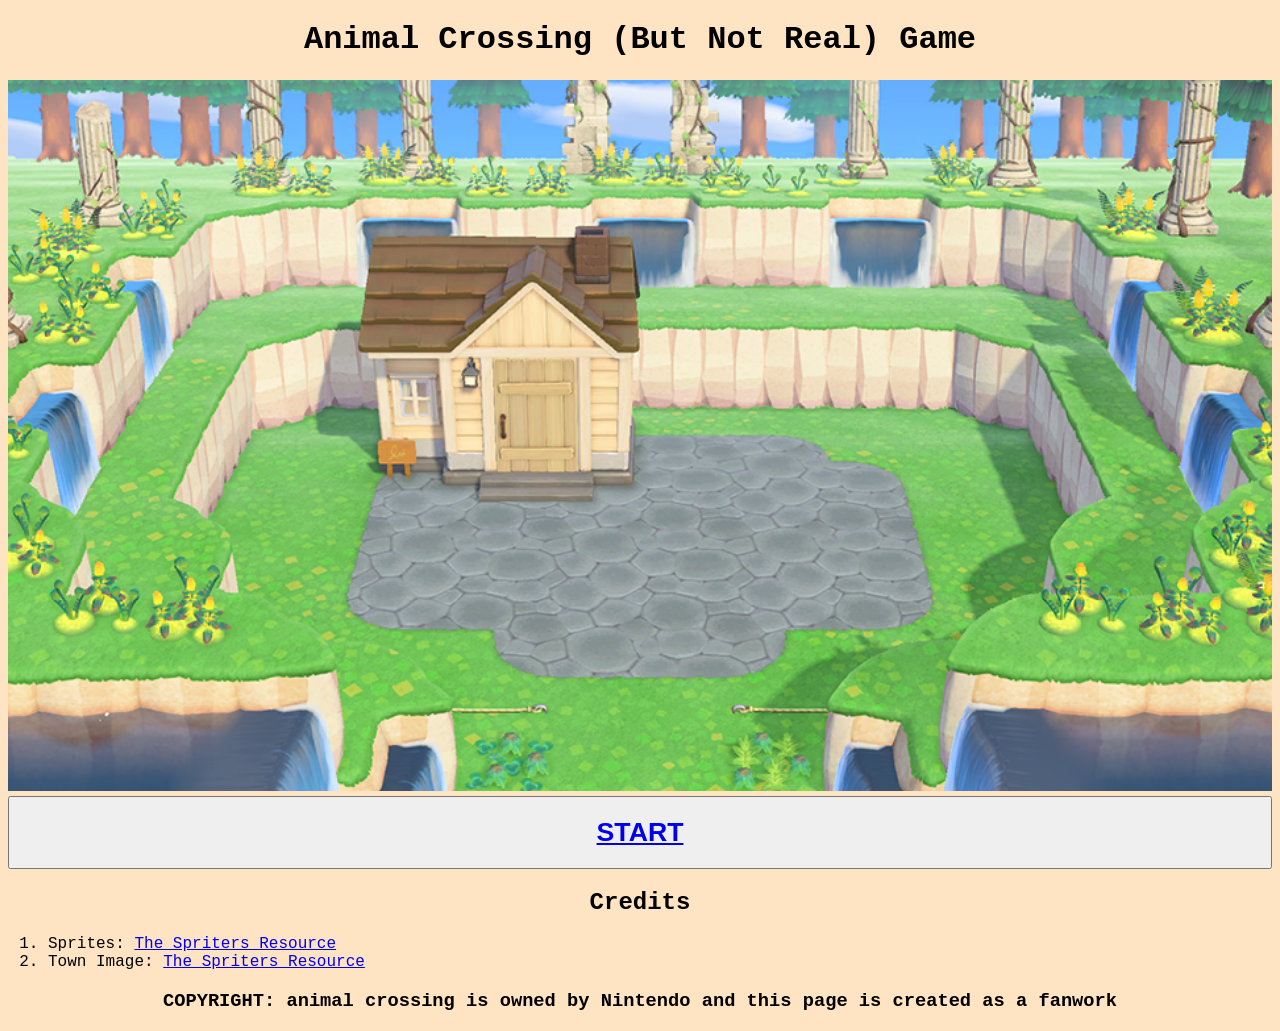
<file: Week2/myFirstGame/index.html>
<!DOCTYPE html>

<html>
    <head>
        <title>OUR FIRST GAME</title>
    </head>
    <body style="background-color: bisque; font-family: 'Courier New', Courier, monospace;">
        <h1 style="text-align: center; font-family: 'Courier New', Courier, monospace;">Animal Crossing (But Not Real) Game</h1>
        <img src="./assests/town.png" aria-label="an image of town from animal crossing" style="width: 100%"></img>
        <button class="start-button" style="width: 100%;"><h1 style="text-align: center;"><a href="./game.html">START</a></h1></button>

        <section id="credits">
            <h2 style="text-align: center;">Credits</h2>
            <ol>
                <li>Sprites: <a href="https://www.spriters-resource.com/nintendo_switch/animalcrossingnewhorizons/">The Spriters Resource</a></li> 
                <li>Town Image: <a href="https://www.spriters-resource.com/nintendo_switch/animalcrossingnewhorizons/">The Spriters Resource</a></li>
            </ol>
        </section>

        <h3 style="text-align: center; font-family: 'Courier New', Courier, monospace;">COPYRIGHT: animal crossing is owned by Nintendo and this page is created as a fanwork</h3>
        

    </body>
</html>
</file>
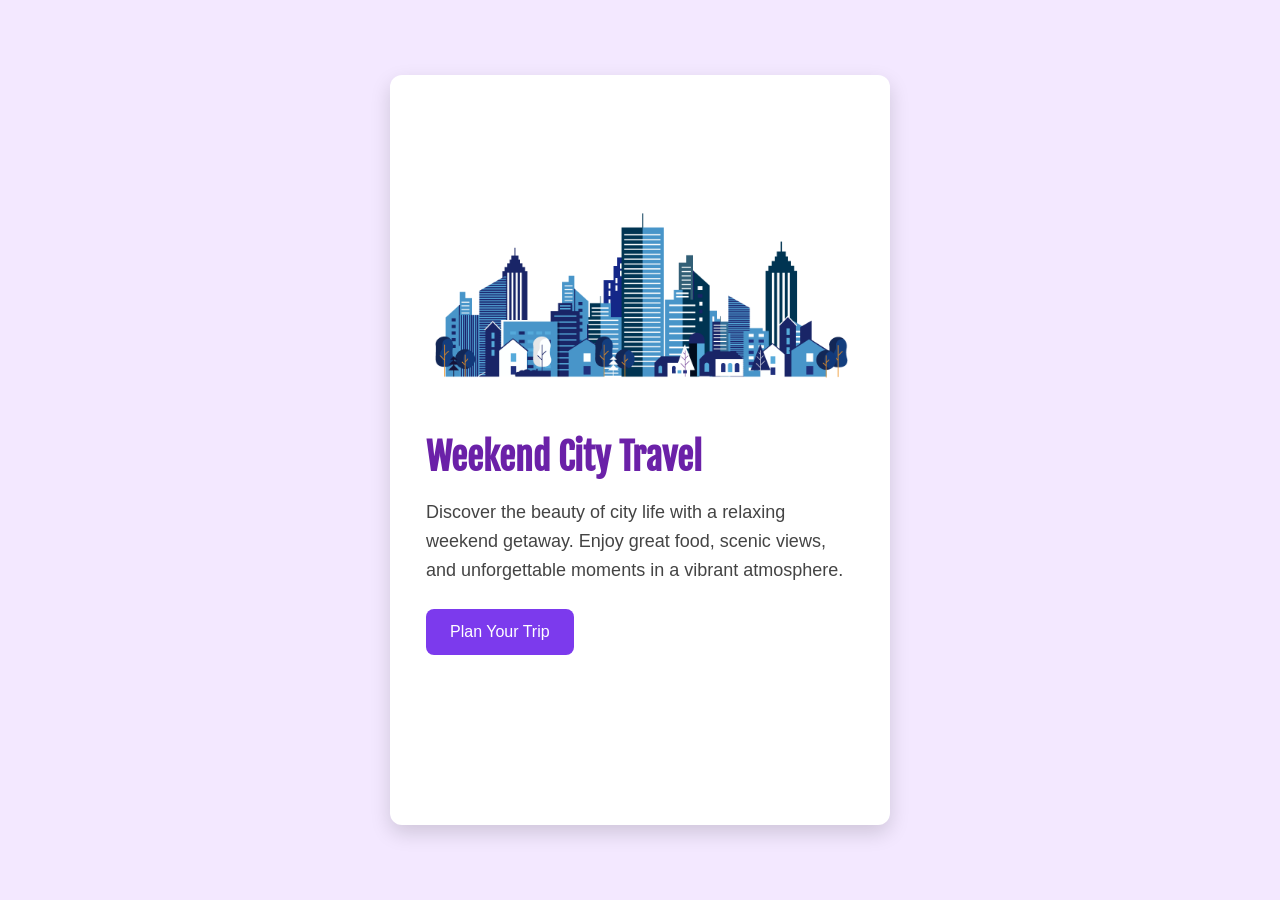
<file: Week3/Travel/index.html>
<!DOCTYPE html>
<html lang="en">
<head>
  <meta charset="UTF-8" />
  <meta name="viewport" content="width=device-width, initial-scale=1.0" />
  <title>Weekend City Travel</title>

  <link rel="stylesheet" href="styles.css" />
  <link href="https://fonts.googleapis.com/css2?family=Fjalla+One&display=swap" rel="stylesheet">
</head>

<body>

  <div class="card">
    <img src="./assets/city.png" alt="City View">

    <h1>Weekend City Travel</h1>

    <p>
      Discover the beauty of city life with a relaxing weekend getaway.
      Enjoy great food, scenic views, and unforgettable moments in a vibrant atmosphere.
    </p>

    <a href="https://www.tripadvisor.com/" target="_blank">
      <button>Plan Your Trip</button>
    </a>
  </div>

</body>
</html>
</file>
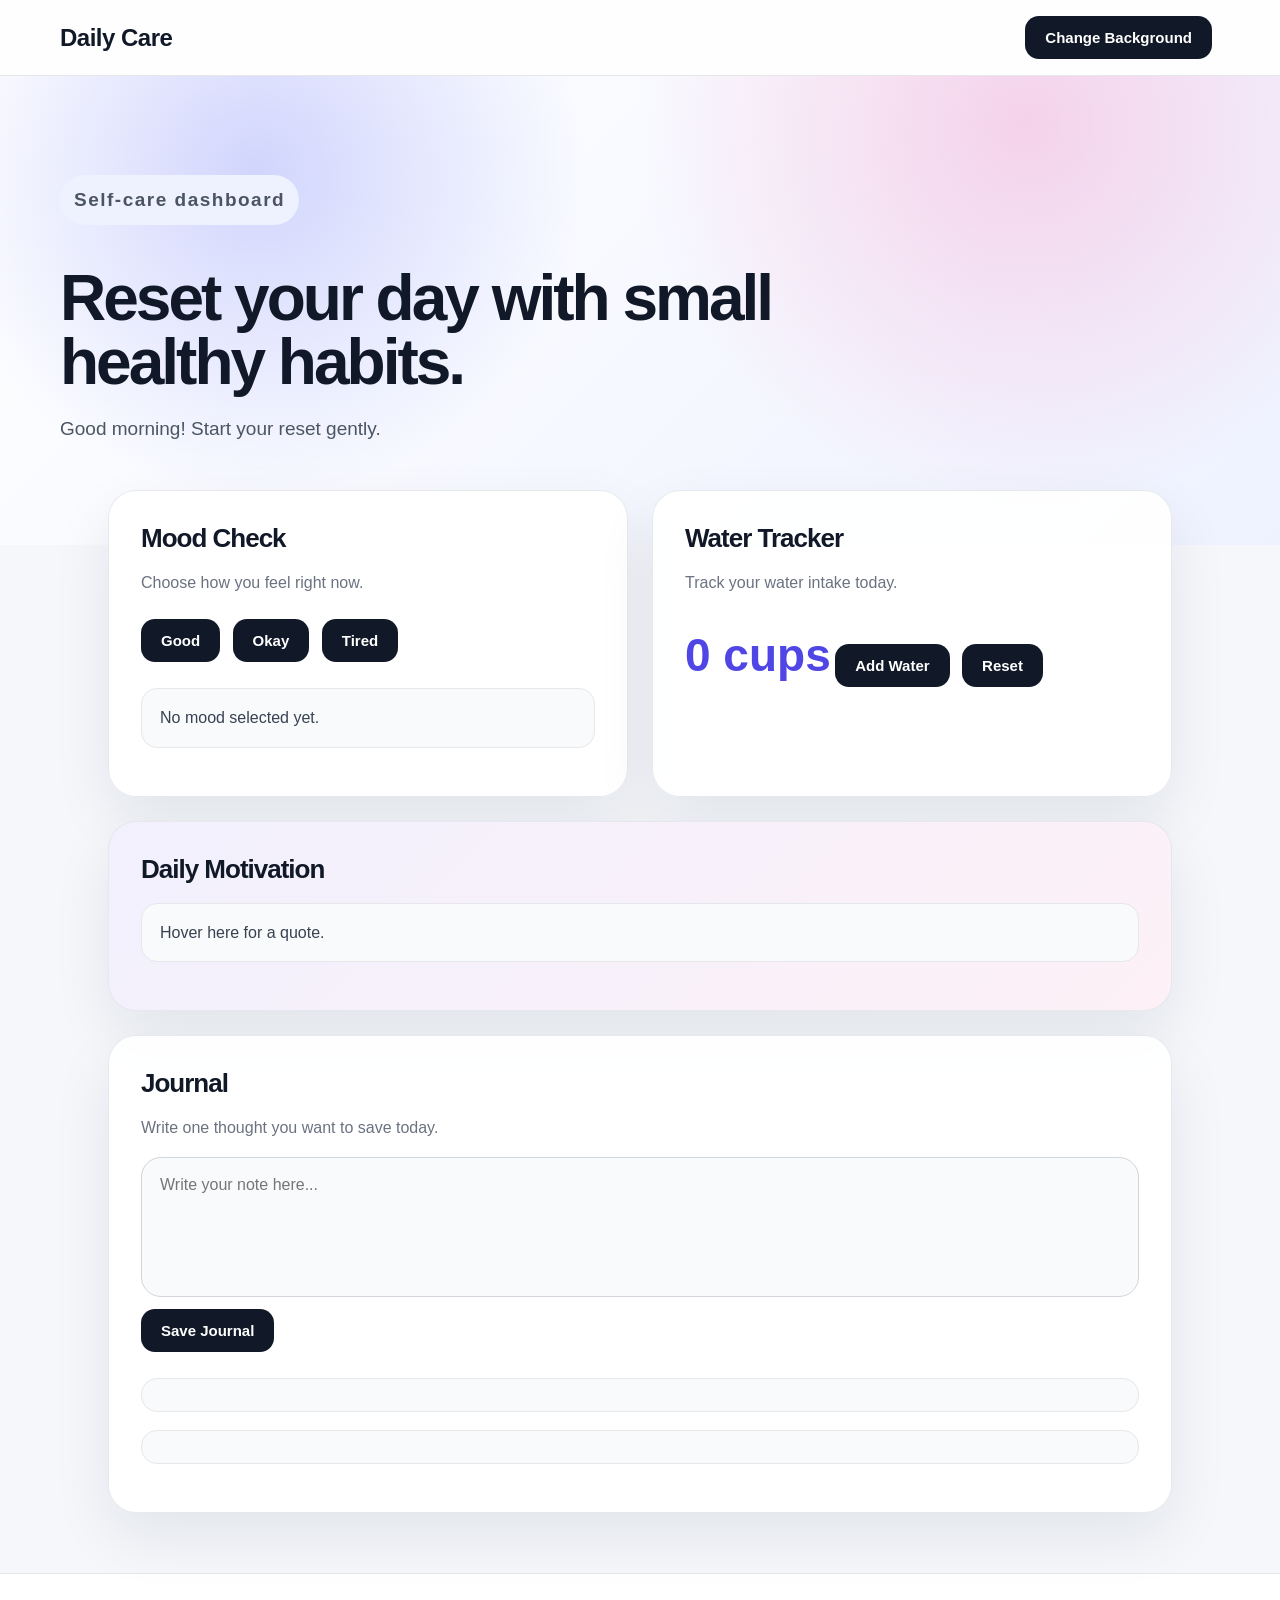
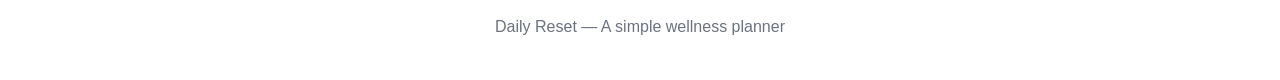
<file: Week6/DailyCare/index.html>
<!DOCTYPE html>
<html lang="en">
<head>
  <meta charset="UTF-8" />
  <meta name="viewport" content="width=device-width, initial-scale=1.0" />
  <title>Daily Care</title>
  <link rel="stylesheet" href="styles.css" />
</head>
<body>
  <nav>
    <h2>Daily Care</h2>
    <button id="colorBtn">Change Background</button>
  </nav>

  <header class="hero">
    <div>
      <p class="tagline">Self-care dashboard</p>
      <h1>Reset your day with small healthy habits.</h1>
      <p id="greeting">Welcome to your daily reset space.</p>
    </div>
  </header>

  <main>
    <section class="dashboard">
      <div class="card">
        <h2>Mood Check</h2>
        <p>Choose how you feel right now.</p>
        <button class="moodBtn">Good</button>
        <button class="moodBtn">Okay</button>
        <button class="moodBtn">Tired</button>
        <p id="moodText">No mood selected yet.</p>
      </div>

      <div class="card">
        <h2>Water Tracker</h2>
        <p>Track your water intake today.</p>
        <p id="waterCount">0 cups</p>
        <button id="addWaterBtn">Add Water</button>
        <button id="resetWaterBtn">Reset</button>
      </div>

      <div class="card wide quote-card" id="quoteCard">
        <h2>Daily Motivation</h2>
        <p id="quoteText">Hover here for a quote.</p>
      </div>

      <div class="card wide">
        <h2>Journal</h2>
        <p>Write one thought you want to save today.</p>
        <textarea id="journalBox" placeholder="Write your note here..."></textarea>
        <button id="saveJournalBtn">Save Journal</button>
        <p id="journalMsg"></p>
        <p id="savedJournal"></p>
      </div>
    </section>
  </main>

  <footer>
    <p>Daily Reset — A simple wellness planner</p>
  </footer>

  <script src="script.js"></script>
</body>
</html>
</file>
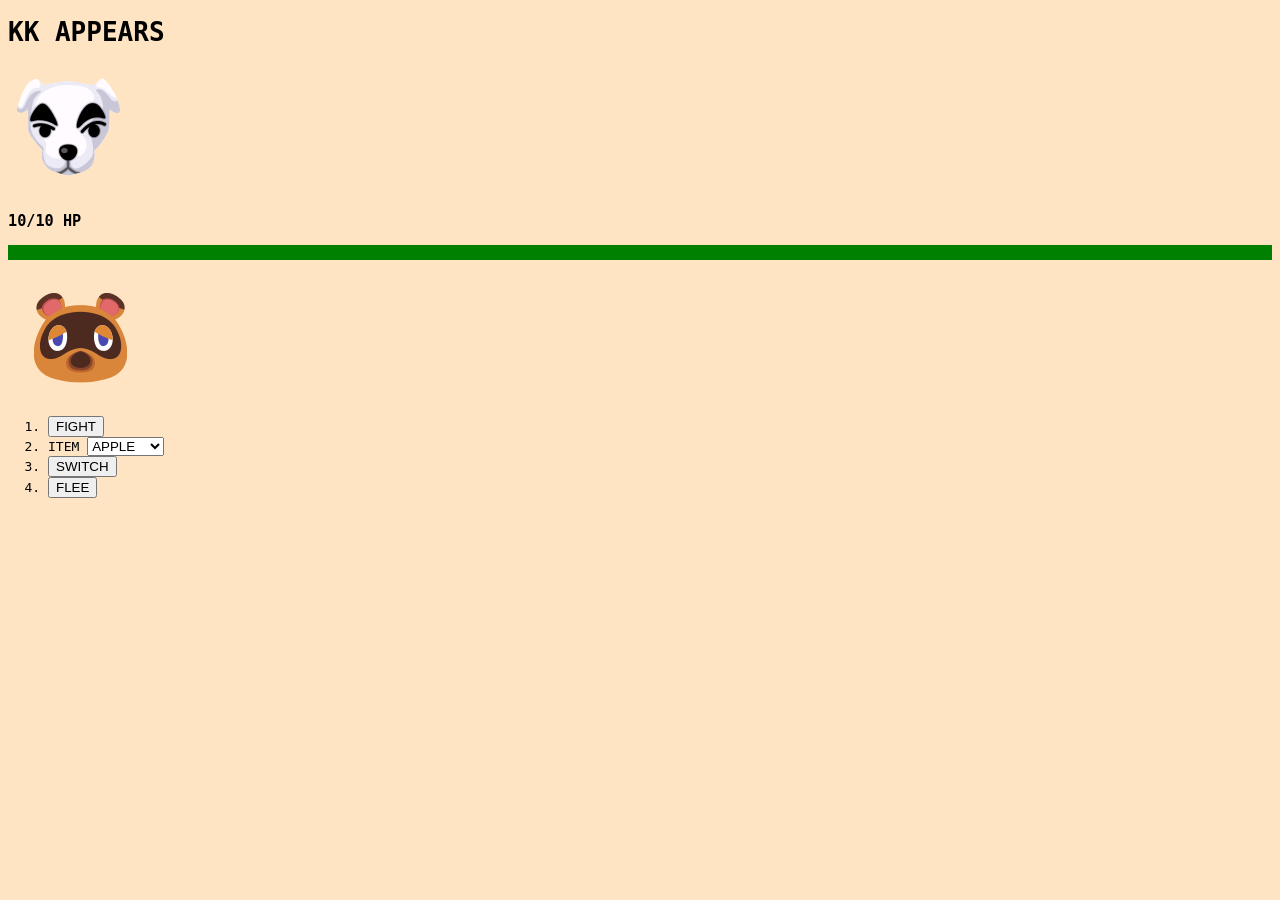
<file: Week2/myFirstGame/game.html>
<!DOCTYPE html>
<html>
    <head>
    <title>... WEBPAGE WANTS TO BATTLE!</title>
    </head>
    <body class="battle" style="background-color: bisque; font-family: monospace;">
        <h1 id="kk">KK APPEARS</h1>
        <section class="kk">
            <img src="./assests/KKSlider.png"></img>
            <h3>10/10 HP</h3>
        </section>
        <div style="background-color: green;"><p><p><p>&nbsp;</p></div>
        <section class="TomNook">
            <img src="./assests/TomNook.png"/>
            <ol>
                <li><button>FIGHT</button></li>
                <li><label id="item" for="item-select">ITEM</label> 
                
                    <select id="item-select">
                        <option value="apples">APPLE</option>
                        <option value="peaches">PEACHE</option>
                    </select>
                
                </li> 
                <li><button>SWITCH</button></li>
                <li><button>FLEE</button></li>
            </ol>
        </section>
    </body>
</html>
</file>
<file: Week3/Travel/styles.css>
body {
  background-color: #f3e8ff;
  margin: 0;
  font-family: Arial, sans-serif;
  display: flex;
  justify-content: center;
  align-items: center;
  min-height: 100vh;
}

.card {
  width: 500px;
  height: 750px;
  background-color: #ffffff;
  padding: 36px;
  border-radius: 12px;
  box-shadow: 0 8px 20px rgba(0, 0, 0, 0.15);
  box-sizing: border-box;
}

.card img {
  width: 100%;
  height: 300px;
  object-fit: cover;
  margin-bottom: 12px;
  border-radius: 10px;
  display: block;
}

.card h1 {
  font-family: "Fjalla One", sans-serif;
  color: #6b21a8;
  margin-bottom: 16px;
  font-size: 36px;
}

.card p {
  font-size: 18px;
  color: #444;
  line-height: 1.6;
  margin-bottom: 24px;
}

.card a {
  text-decoration: none;
}

.card a:hover {
  opacity: 0.9;
}

.card a button {
  background-color: #7c3aed;
  color: white;
  border: none;
  padding: 14px 24px;
  border-radius: 8px;
  font-size: 16px;
  cursor: pointer;
}
.card a button:hover {
  background-color: #5b21b6;
}
</file>
<file: Week6/DailyCare/styles.css>
* {
  box-sizing: border-box;
}

body {
  margin: 0;
  font-family: Inter, Arial, sans-serif;
  background: #f5f7fb;
  color: #111827;
}

nav {
  height: 76px;
  padding: 0 60px;
  display: flex;
  justify-content: space-between;
  align-items: center;
  background: rgba(255, 255, 255, 0.85);
  backdrop-filter: blur(18px);
  position: sticky;
  top: 0;
  z-index: 10;
  border-bottom: 1px solid #e5e7eb;
}

nav h2 {
  font-size: 24px;
  letter-spacing: -0.5px;
  color: #111827;
}

.hero {
  min-height: 430px;
  padding: 80px 60px;
  display: flex;
  align-items: center;
  background:
    radial-gradient(circle at 20% 20%, rgba(129, 140, 248, 0.35), transparent 30%),
    radial-gradient(circle at 80% 10%, rgba(244, 114, 182, 0.28), transparent 35%),
    linear-gradient(135deg, #ffffff, #eef2ff);
}

.hero div {
  max-width: 720px;
}

.tagline {
  display: inline-block;
  background: #eef2ff;
  color: #4f46e5;
  padding: 9px 14px;
  border-radius: 999px;
  font-size: 13px;
  font-weight: 700;
  letter-spacing: 1.5px;
}

.hero h1 {
  margin: 22px 0 16px;
  font-size: 64px;
  line-height: 1;
  letter-spacing: -3px;
  color: #111827;
}

.hero p {
  max-width: 560px;
  font-size: 19px;
  line-height: 1.7;
  color: #4b5563;
}

main {
  max-width: 1120px;
  margin: -55px auto 60px;
  padding: 0 28px;
}

.dashboard {
  display: grid;
  grid-template-columns: repeat(2, 1fr);
  gap: 24px;
}

.card {
  background: rgba(255, 255, 255, 0.92);
  padding: 32px;
  border-radius: 28px;
  border: 1px solid rgba(229, 231, 235, 0.9);
  box-shadow: 0 24px 60px rgba(15, 23, 42, 0.08);
  transition: 0.25s ease;
}

.card:hover {
  transform: translateY(-5px);
  box-shadow: 0 28px 70px rgba(15, 23, 42, 0.12);
}

.card h2 {
  margin: 0 0 10px;
  font-size: 26px;
  letter-spacing: -1px;
  color: #111827;
}

.card p {
  color: #6b7280;
  line-height: 1.6;
}

.wide {
  grid-column: span 2;
}

button {
  background: #111827;
  color: white;
  border: none;
  padding: 13px 20px;
  margin: 8px 8px 8px 0;
  border-radius: 14px;
  cursor: pointer;
  font-size: 15px;
  font-weight: 700;
  transition: 0.2s ease;
}

button:hover {
  background: #4f46e5;
  transform: translateY(-2px);
}

button:active {
  transform: scale(0.97);
}

#waterCount {
  display: inline-block;
  font-size: 46px;
  font-weight: 800;
  color: #4f46e5;
  margin: 8px 0 14px;
}

#moodText,
#quoteText,
#journalMsg,
#savedJournal {
  margin-top: 18px;
  padding: 16px 18px;
  background: #f9fafb;
  border: 1px solid #e5e7eb;
  border-radius: 16px;
  color: #374151;
}

textarea {
  width: 100%;
  height: 140px;
  padding: 18px;
  border: 1px solid #d1d5db;
  border-radius: 20px;
  font-size: 16px;
  resize: none;
  font-family: Inter, Arial, sans-serif;
  background: #f9fafb;
  color: #111827;
}

textarea:focus {
  outline: none;
  background: white;
  border-color: #4f46e5;
  box-shadow: 0 0 0 5px rgba(79, 70, 229, 0.14);
}

.quote-card {
  background:
    linear-gradient(135deg, rgba(79, 70, 229, 0.08), rgba(236, 72, 153, 0.08)),
    white;
}

.alt-bg {
  background:
    radial-gradient(circle at 10% 10%, rgba(14, 165, 233, 0.18), transparent 35%),
    radial-gradient(circle at 90% 20%, rgba(168, 85, 247, 0.16), transparent 35%),
    #f8fafc;
}

footer {
  text-align: center;
  padding: 28px;
  color: #6b7280;
  border-top: 1px solid #e5e7eb;
  background: white;
}

@media (max-width: 760px) {
  nav {
    padding: 0 22px;
  }

  .hero {
    padding: 60px 24px;
  }

  .hero h1 {
    font-size: 42px;
    letter-spacing: -2px;
  }

  .dashboard {
    grid-template-columns: 1fr;
  }

  .wide {
    grid-column: span 1;
  }
}
</file>
